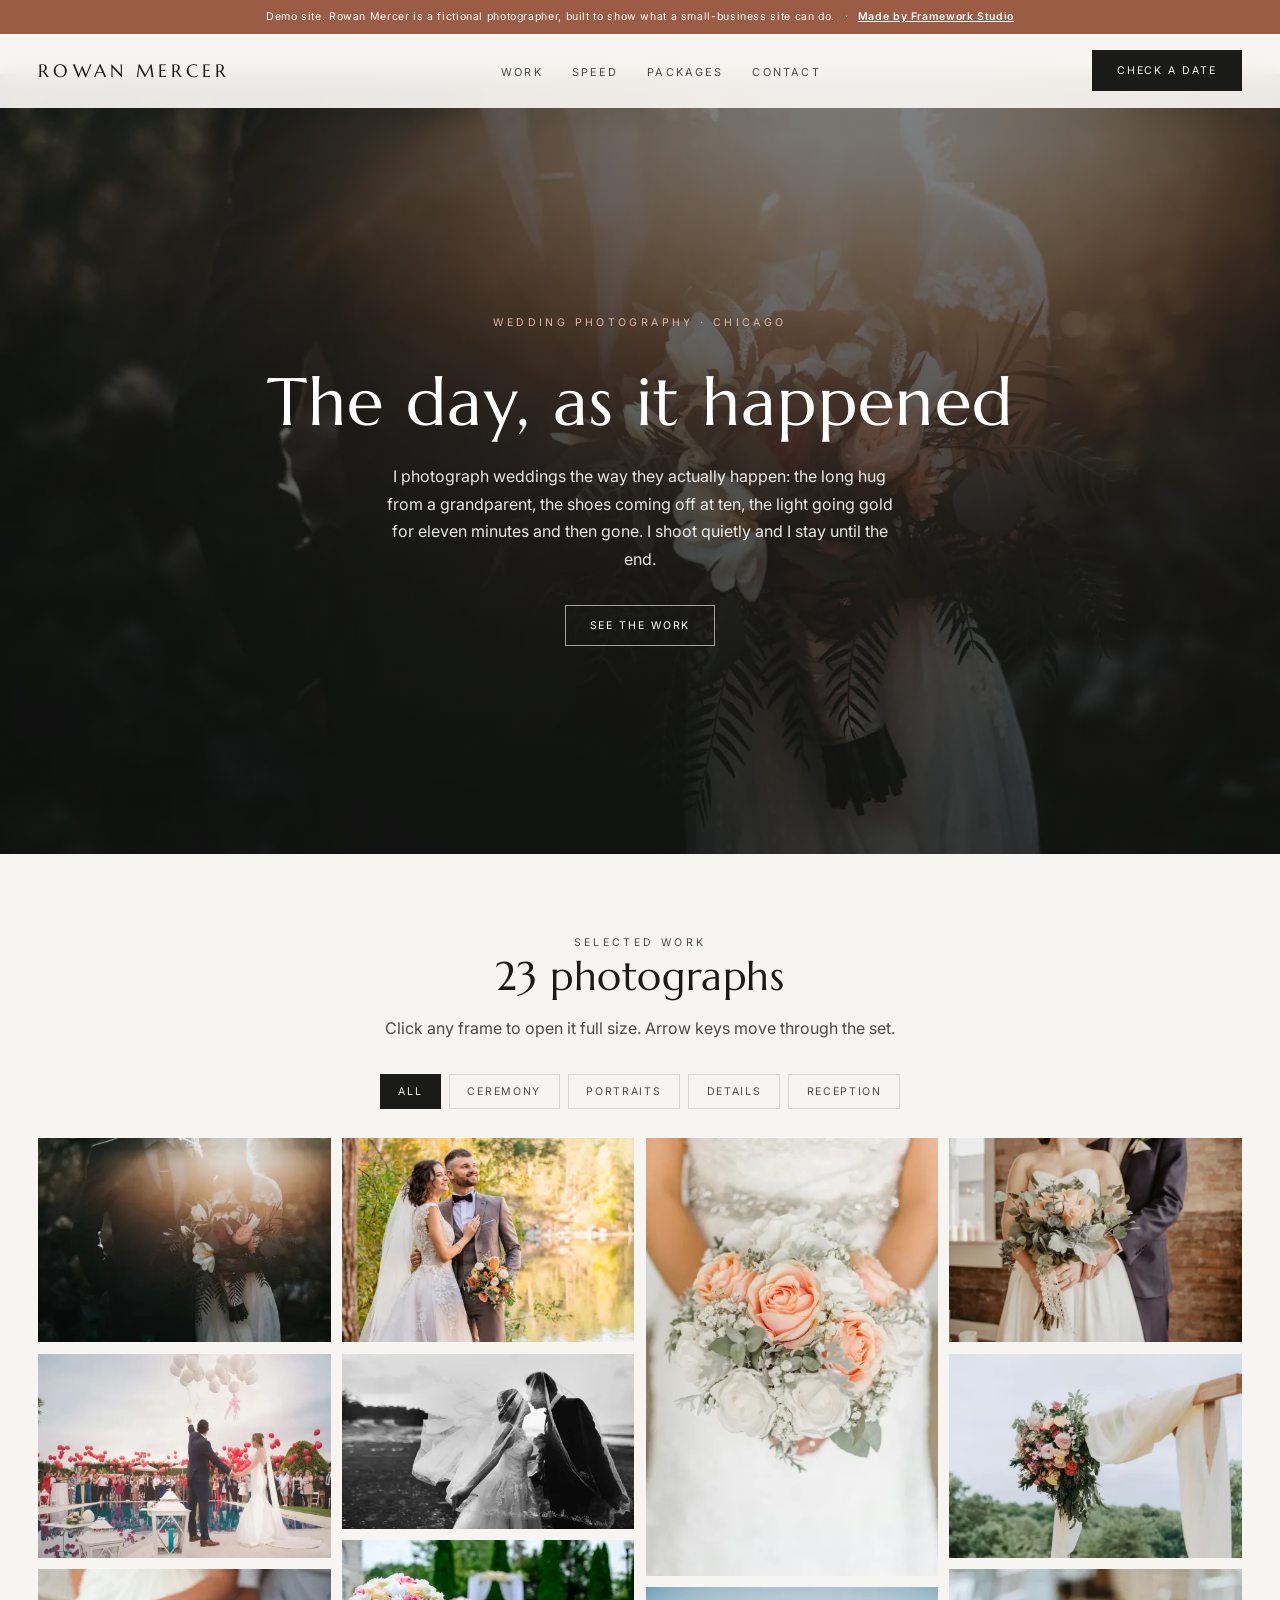
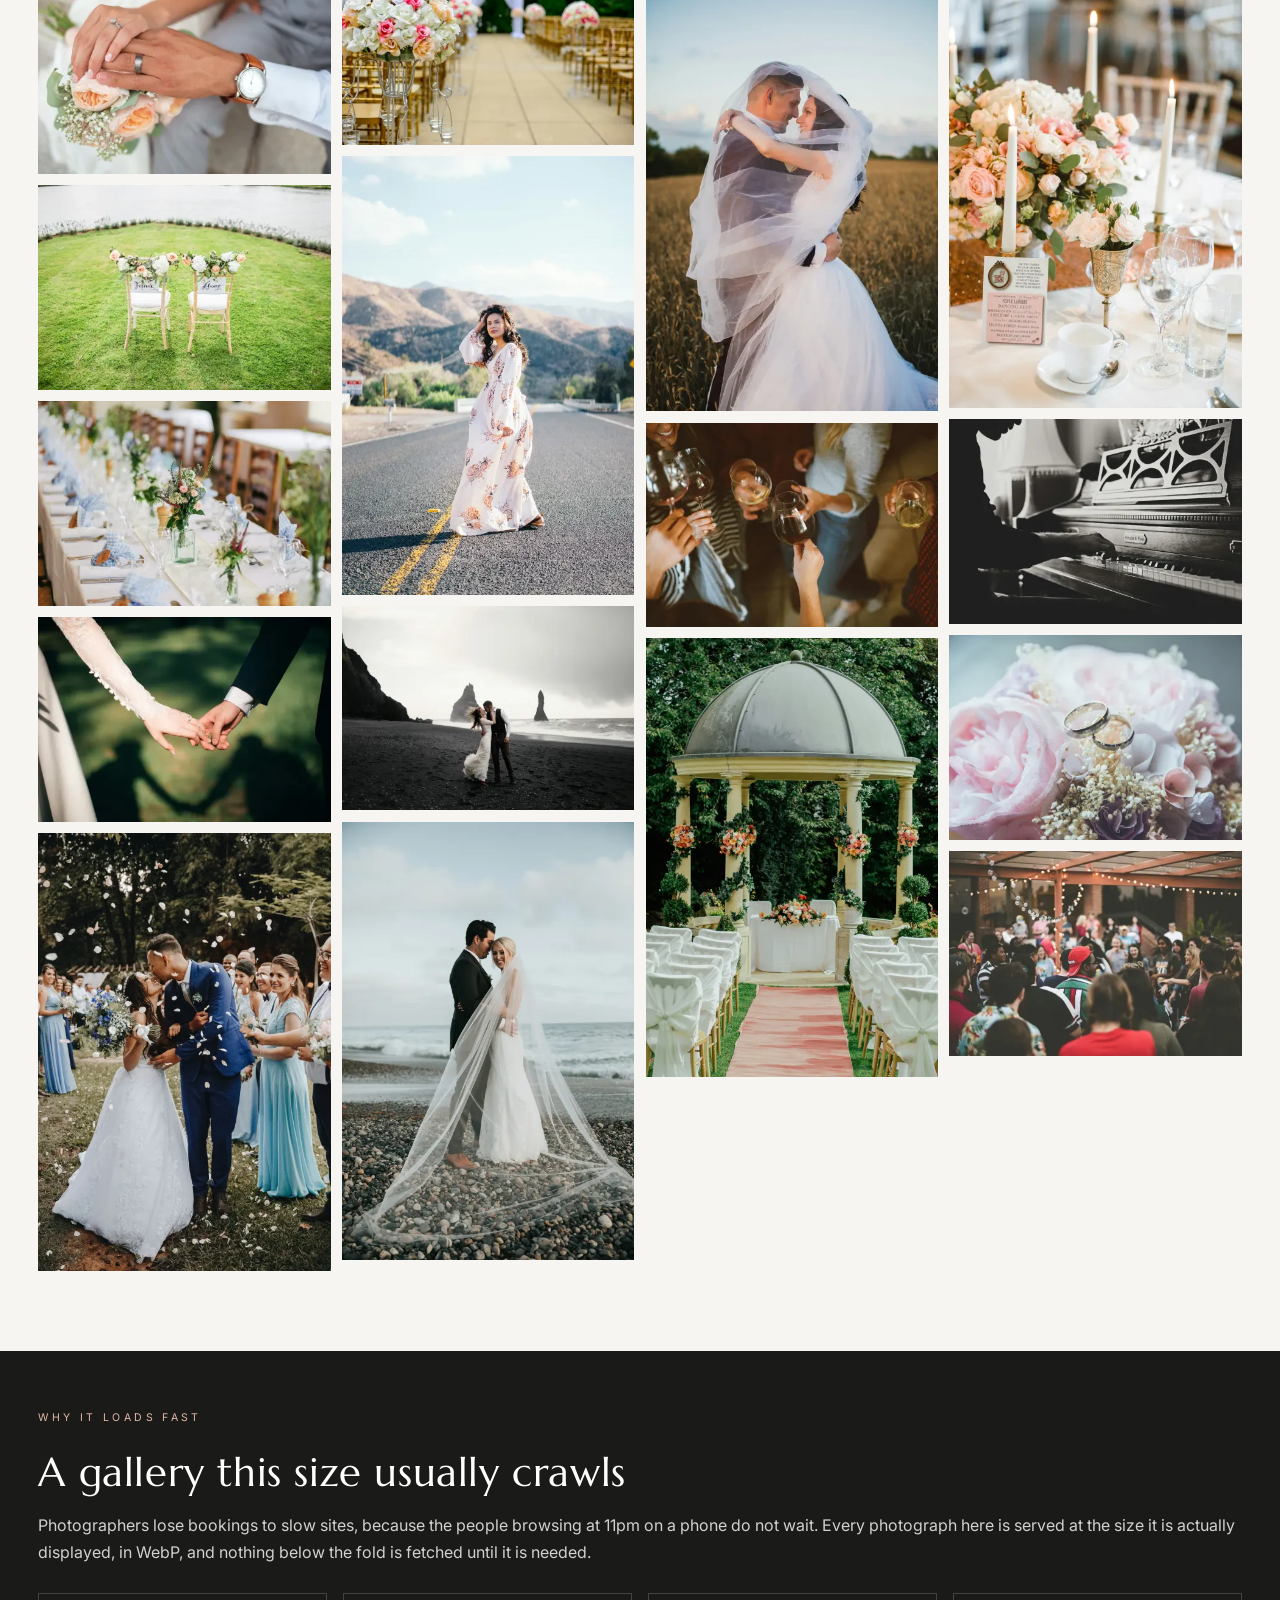
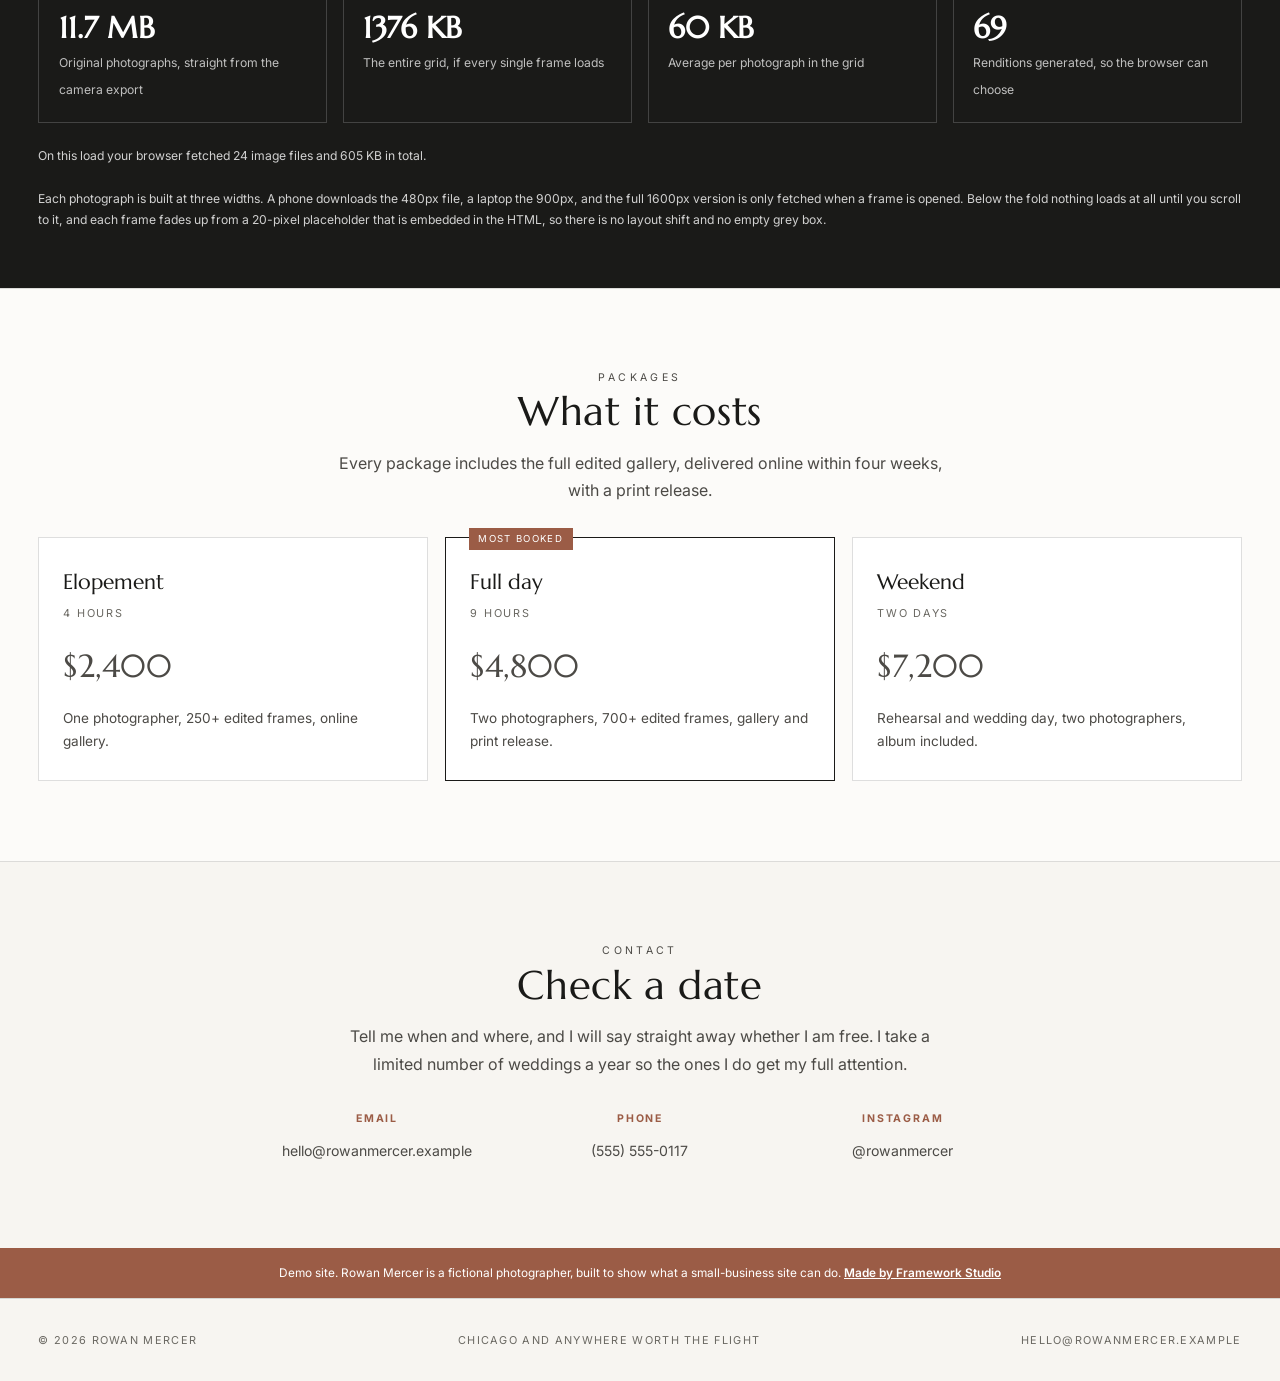
<file: index.html>
<!DOCTYPE html>
<html lang="en">
<head>
<meta charset="utf-8">
<meta name="viewport" content="width=device-width,initial-scale=1">
<title>Rowan Mercer | Wedding Photography, Chicago</title>
<meta name="description" content="I photograph weddings the way they actually happen: the long hug from a grandparent, the shoes coming off at ten, the light going gold for eleven minutes and then gone.">
<meta property="og:title" content="Rowan Mercer — Wedding Photography">
<meta property="og:description" content="I photograph weddings the way they actually happen: the long hug from a grandparent, the shoes coming off at ten, the light going gold for eleven minutes and then gone.">
<link rel="preconnect" href="https://fonts.googleapis.com">
<link rel="preconnect" href="https://fonts.gstatic.com" crossorigin>
<link href="https://fonts.googleapis.com/css2?family=Marcellus&family=Inter:wght@300;400;500&display=swap" rel="stylesheet">
<link rel="preload" as="image" href="assets/img/w1-1600.webp" imagesrcset="assets/img/w1-480.webp 480w, assets/img/w1-900.webp 900w, assets/img/w1-1600.webp 1600w" imagesizes="100vw">
<link rel="stylesheet" href="assets/css/styles.css">
<script type="application/ld+json">{"@context":"https://schema.org","@type":"ProfessionalService","name":"Rowan Mercer","description":"I photograph weddings the way they actually happen: the long hug from a grandparent, the shoes coming off at ten, the light going gold for eleven minutes and then gone. I shoot quietly and I stay until the end.","telephone":"(555) 555-0117","email":"hello@rowanmercer.example","areaServed":"Chicago"}</script>
</head>
<body>
<a class="skip" href="#work">Skip to the photographs</a>
<div class="demo-bar" role="note"><p>Demo site. Rowan Mercer is a fictional photographer, built to show what a small-business site can do.</p><span class="sep">&middot;</span>
  <a href="https://tahvia127.github.io/framework-studio/" target="_blank" rel="noopener noreferrer">Made by Framework Studio</a></div>

<header class="nav" id="nav"><div class="shell">
  <a class="logo" href="#top">Rowan Mercer</a>
  <nav aria-label="Primary"><ul>
    <li><a href="#work">Work</a></li>
    <li><a href="#speed">Speed</a></li>
    <li><a href="#packages">Packages</a></li>
    <li><a href="#contact">Contact</a></li>
  </ul></nav>
  <a class="btn fill" href="#contact">Check a date</a>
</div></header>

<header class="hero" id="top">
  <img src="assets/img/w1-1600.webp" srcset="assets/img/w1-480.webp 480w, assets/img/w1-900.webp 900w, assets/img/w1-1600.webp 1600w" sizes="100vw"
       alt="" width="1600" height="1067" fetchpriority="high">
  <div class="inner">
    <p class="eyebrow">Wedding Photography &middot; Chicago</p>
    <h1>The day, as it happened</h1>
    <p>I photograph weddings the way they actually happen: the long hug from a grandparent, the shoes coming off at ten, the light going gold for eleven minutes and then gone. I shoot quietly and I stay until the end.</p>
    <a class="btn light" href="#work">See the work</a>
  </div>
</header>

<section class="section" id="work"><div class="shell">
  <div class="head center rv">
    <p class="eyebrow">Selected work</p>
    <h2>23 photographs</h2>
    <p>Click any frame to open it full size. Arrow keys move through the set.</p>
  </div>
  <div class="filters" role="group" aria-label="Filter by collection"><button class="fbtn" type="button" data-f="" aria-pressed="true">All</button><button class="fbtn" type="button" data-f="Ceremony" aria-pressed="false">Ceremony</button><button class="fbtn" type="button" data-f="Portraits" aria-pressed="false">Portraits</button><button class="fbtn" type="button" data-f="Details" aria-pressed="false">Details</button><button class="fbtn" type="button" data-f="Reception" aria-pressed="false">Reception</button></div>
  <div class="gal">
        <button class="shot" type="button" data-i="0" data-col="Ceremony"
          aria-label="Open The first look">
          <img class="ph" src="[data-uri]" alt="" width="2000" height="1333" aria-hidden="true">
          <img class="real" alt="The first look" loading="lazy" decoding="async"
            width="2000" height="1333"
            sizes="(max-width:900px) 46vw, 22vw"
            srcset="assets/img/w1-480.webp 480w, assets/img/w1-900.webp 900w"
            src="assets/img/w1-900.webp">
          <span class="cap">The first look</span>
        </button>
        <button class="shot" type="button" data-i="1" data-col="Portraits"
          aria-label="Open Golden hour">
          <img class="ph" src="[data-uri]" alt="" width="2000" height="1335" aria-hidden="true">
          <img class="real" alt="Golden hour" loading="lazy" decoding="async"
            width="2000" height="1335"
            sizes="(max-width:900px) 46vw, 22vw"
            srcset="assets/img/w2-480.webp 480w, assets/img/w2-900.webp 900w"
            src="assets/img/w2-900.webp">
          <span class="cap">Golden hour</span>
        </button>
        <button class="shot" type="button" data-i="2" data-col="Details"
          aria-label="Open The bouquet">
          <img class="ph" src="[data-uri]" alt="" width="2000" height="1333" aria-hidden="true">
          <img class="real" alt="The bouquet" loading="lazy" decoding="async"
            width="2000" height="1333"
            sizes="(max-width:900px) 46vw, 22vw"
            srcset="assets/img/w4-480.webp 480w, assets/img/w4-900.webp 900w"
            src="assets/img/w4-900.webp">
          <span class="cap">The bouquet</span>
        </button>
        <button class="shot" type="button" data-i="3" data-col="Reception"
          aria-label="Open First dance">
          <img class="ph" src="[data-uri]" alt="" width="2000" height="1333" aria-hidden="true">
          <img class="real" alt="First dance" loading="lazy" decoding="async"
            width="2000" height="1333"
            sizes="(max-width:900px) 46vw, 22vw"
            srcset="assets/img/w5-480.webp 480w, assets/img/w5-900.webp 900w"
            src="assets/img/w5-900.webp">
          <span class="cap">First dance</span>
        </button>
        <button class="shot" type="button" data-i="4" data-col="Ceremony"
          aria-label="Open Walking out">
          <img class="ph" src="[data-uri]" alt="" width="2000" height="1333" aria-hidden="true">
          <img class="real" alt="Walking out" loading="lazy" decoding="async"
            width="2000" height="1333"
            sizes="(max-width:900px) 46vw, 22vw"
            srcset="assets/img/w6-480.webp 480w, assets/img/w6-900.webp 900w"
            src="assets/img/w6-900.webp">
          <span class="cap">Walking out</span>
        </button>
        <button class="shot" type="button" data-i="5" data-col="Portraits"
          aria-label="Open Just the two">
          <img class="ph" src="[data-uri]" alt="" width="2000" height="1333" aria-hidden="true">
          <img class="real" alt="Just the two" loading="lazy" decoding="async"
            width="2000" height="1333"
            sizes="(max-width:900px) 46vw, 22vw"
            srcset="assets/img/w7-480.webp 480w, assets/img/w7-900.webp 900w"
            src="assets/img/w7-900.webp">
          <span class="cap">Just the two</span>
        </button>
        <button class="shot" type="button" data-i="6" data-col="Details"
          aria-label="Open Table one">
          <img class="ph" src="[data-uri]" alt="" width="2000" height="3000" aria-hidden="true">
          <img class="real" alt="Table one" loading="lazy" decoding="async"
            width="2000" height="3000"
            sizes="(max-width:900px) 46vw, 22vw"
            srcset="assets/img/w8-480.webp 480w, assets/img/w8-900.webp 900w"
            src="assets/img/w8-900.webp">
          <span class="cap">Table one</span>
        </button>
        <button class="shot" type="button" data-i="7" data-col="Reception"
          aria-label="Open Toasts">
          <img class="ph" src="[data-uri]" alt="" width="2000" height="1333" aria-hidden="true">
          <img class="real" alt="Toasts" loading="lazy" decoding="async"
            width="2000" height="1333"
            sizes="(max-width:900px) 46vw, 22vw"
            srcset="assets/img/w9-480.webp 480w, assets/img/w9-900.webp 900w"
            src="assets/img/w9-900.webp">
          <span class="cap">Toasts</span>
        </button>
        <button class="shot" type="button" data-i="8" data-col="Ceremony"
          aria-label="Open Vows, unrehearsed">
          <img class="ph" src="[data-uri]" alt="" width="2000" height="1166" aria-hidden="true">
          <img class="real" alt="Vows, unrehearsed" loading="lazy" decoding="async"
            width="2000" height="1166"
            sizes="(max-width:900px) 46vw, 22vw"
            srcset="assets/img/w10-480.webp 480w, assets/img/w10-900.webp 900w"
            src="assets/img/w10-900.webp">
          <span class="cap">Vows, unrehearsed</span>
        </button>
        <button class="shot" type="button" data-i="9" data-col="Portraits"
          aria-label="Open On the road">
          <img class="ph" src="[data-uri]" alt="" width="2000" height="1335" aria-hidden="true">
          <img class="real" alt="On the road" loading="lazy" decoding="async"
            width="2000" height="1335"
            sizes="(max-width:900px) 46vw, 22vw"
            srcset="assets/img/w11-480.webp 480w, assets/img/w11-900.webp 900w"
            src="assets/img/w11-900.webp">
          <span class="cap">On the road</span>
        </button>
        <button class="shot" type="button" data-i="10" data-col="Details"
          aria-label="Open Candles down">
          <img class="ph" src="[data-uri]" alt="" width="2000" height="3000" aria-hidden="true">
          <img class="real" alt="Candles down" loading="lazy" decoding="async"
            width="2000" height="3000"
            sizes="(max-width:900px) 46vw, 22vw"
            srcset="assets/img/w12-480.webp 480w, assets/img/w12-900.webp 900w"
            src="assets/img/w12-900.webp">
          <span class="cap">Candles down</span>
        </button>
        <button class="shot" type="button" data-i="11" data-col="Reception"
          aria-label="Open The band">
          <img class="ph" src="[data-uri]" alt="" width="2000" height="1333" aria-hidden="true">
          <img class="real" alt="The band" loading="lazy" decoding="async"
            width="2000" height="1333"
            sizes="(max-width:900px) 46vw, 22vw"
            srcset="assets/img/w14-480.webp 480w, assets/img/w14-900.webp 900w"
            src="assets/img/w14-900.webp">
          <span class="cap">The band</span>
        </button>
        <button class="shot" type="button" data-i="12" data-col="Ceremony"
          aria-label="Open Confetti">
          <img class="ph" src="[data-uri]" alt="" width="2000" height="3000" aria-hidden="true">
          <img class="real" alt="Confetti" loading="lazy" decoding="async"
            width="2000" height="3000"
            sizes="(max-width:900px) 46vw, 22vw"
            srcset="assets/img/w15-480.webp 480w, assets/img/w15-900.webp 900w"
            src="assets/img/w15-900.webp">
          <span class="cap">Confetti</span>
        </button>
        <button class="shot" type="button" data-i="13" data-col="Portraits"
          aria-label="Open The black sand">
          <img class="ph" src="[data-uri]" alt="" width="2000" height="3000" aria-hidden="true">
          <img class="real" alt="The black sand" loading="lazy" decoding="async"
            width="2000" height="3000"
            sizes="(max-width:900px) 46vw, 22vw"
            srcset="assets/img/w16-480.webp 480w, assets/img/w16-900.webp 900w"
            src="assets/img/w16-900.webp">
          <span class="cap">The black sand</span>
        </button>
        <button class="shot" type="button" data-i="14" data-col="Details"
          aria-label="Open Stems">
          <img class="ph" src="[data-uri]" alt="" width="2000" height="2818" aria-hidden="true">
          <img class="real" alt="Stems" loading="lazy" decoding="async"
            width="2000" height="2818"
            sizes="(max-width:900px) 46vw, 22vw"
            srcset="assets/img/w20-480.webp 480w, assets/img/w20-900.webp 900w"
            src="assets/img/w20-900.webp">
          <span class="cap">Stems</span>
        </button>
        <button class="shot" type="button" data-i="15" data-col="Reception"
          aria-label="Open Late night">
          <img class="ph" src="[data-uri]" alt="" width="2000" height="1333" aria-hidden="true">
          <img class="real" alt="Late night" loading="lazy" decoding="async"
            width="2000" height="1333"
            sizes="(max-width:900px) 46vw, 22vw"
            srcset="assets/img/w22-480.webp 480w, assets/img/w22-900.webp 900w"
            src="assets/img/w22-900.webp">
          <span class="cap">Late night</span>
        </button>
        <button class="shot" type="button" data-i="16" data-col="Ceremony"
          aria-label="Open The aisle">
          <img class="ph" src="[data-uri]" alt="" width="2000" height="3000" aria-hidden="true">
          <img class="real" alt="The aisle" loading="lazy" decoding="async"
            width="2000" height="3000"
            sizes="(max-width:900px) 46vw, 22vw"
            srcset="assets/img/w23-480.webp 480w, assets/img/w23-900.webp 900w"
            src="assets/img/w23-900.webp">
          <span class="cap">The aisle</span>
        </button>
        <button class="shot" type="button" data-i="17" data-col="Portraits"
          aria-label="Open Veil and wind">
          <img class="ph" src="[data-uri]" alt="" width="2000" height="1335" aria-hidden="true">
          <img class="real" alt="Veil and wind" loading="lazy" decoding="async"
            width="2000" height="1335"
            sizes="(max-width:900px) 46vw, 22vw"
            srcset="assets/img/w24-480.webp 480w, assets/img/w24-900.webp 900w"
            src="assets/img/w24-900.webp">
          <span class="cap">Veil and wind</span>
        </button>
        <button class="shot" type="button" data-i="18" data-col="Details"
          aria-label="Open Something borrowed">
          <img class="ph" src="[data-uri]" alt="" width="2000" height="1335" aria-hidden="true">
          <img class="real" alt="Something borrowed" loading="lazy" decoding="async"
            width="2000" height="1335"
            sizes="(max-width:900px) 46vw, 22vw"
            srcset="assets/img/w25-480.webp 480w, assets/img/w25-900.webp 900w"
            src="assets/img/w25-900.webp">
          <span class="cap">Something borrowed</span>
        </button>
        <button class="shot" type="button" data-i="19" data-col="Reception"
          aria-label="Open Last song">
          <img class="ph" src="[data-uri]" alt="" width="2000" height="3000" aria-hidden="true">
          <img class="real" alt="Last song" loading="lazy" decoding="async"
            width="2000" height="3000"
            sizes="(max-width:900px) 46vw, 22vw"
            srcset="assets/img/w26-480.webp 480w, assets/img/w26-900.webp 900w"
            src="assets/img/w26-900.webp">
          <span class="cap">Last song</span>
        </button>
        <button class="shot" type="button" data-i="20" data-col="Ceremony"
          aria-label="Open Rings">
          <img class="ph" src="[data-uri]" alt="" width="2000" height="1335" aria-hidden="true">
          <img class="real" alt="Rings" loading="lazy" decoding="async"
            width="2000" height="1335"
            sizes="(max-width:900px) 46vw, 22vw"
            srcset="assets/img/w28-480.webp 480w, assets/img/w28-900.webp 900w"
            src="assets/img/w28-900.webp">
          <span class="cap">Rings</span>
        </button>
        <button class="shot" type="button" data-i="21" data-col="Portraits"
          aria-label="Open Field light">
          <img class="ph" src="[data-uri]" alt="" width="2000" height="1333" aria-hidden="true">
          <img class="real" alt="Field light" loading="lazy" decoding="async"
            width="2000" height="1333"
            sizes="(max-width:900px) 46vw, 22vw"
            srcset="assets/img/w29-480.webp 480w, assets/img/w29-900.webp 900w"
            src="assets/img/w29-900.webp">
          <span class="cap">Field light</span>
        </button>
        <button class="shot" type="button" data-i="22" data-col="Details"
          aria-label="Open The setting">
          <img class="ph" src="[data-uri]" alt="" width="2000" height="1335" aria-hidden="true">
          <img class="real" alt="The setting" loading="lazy" decoding="async"
            width="2000" height="1335"
            sizes="(max-width:900px) 46vw, 22vw"
            srcset="assets/img/w30-480.webp 480w, assets/img/w30-900.webp 900w"
            src="assets/img/w30-900.webp">
          <span class="cap">The setting</span>
        </button></div>
</div></section>

<section class="perf" id="speed"><div class="shell">
  <p class="eyebrow">Why it loads fast</p>
  <h2>A gallery this size usually crawls</h2>
  <p>Photographers lose bookings to slow sites, because the people browsing at 11pm on a phone do not wait. Every photograph here is served at the size it is actually displayed, in WebP, and nothing below the fold is fetched until it is needed.</p>
  <div class="pgrid">
    <div class="pcell"><b>11.7 MB</b><span>Original photographs, straight from the camera export</span></div>
    <div class="pcell"><b>1376 KB</b><span>The entire grid, if every single frame loads</span></div>
    <div class="pcell"><b>60 KB</b><span>Average per photograph in the grid</span></div>
    <div class="pcell"><b>69</b><span>Renditions generated, so the browser can choose</span></div>
  </div>
  <p class="pnote" id="measured">Measuring this page load&hellip;</p>
  <p class="pnote">Each photograph is built at three widths. A phone downloads the 480px file, a laptop the 900px, and the full 1600px version is only fetched when a frame is opened. Below the fold nothing loads at all until you scroll to it, and each frame fades up from a 20-pixel placeholder that is embedded in the HTML, so there is no layout shift and no empty grey box.</p>
</div></section>

<section class="section section-alt" id="packages"><div class="shell">
  <div class="head center rv"><p class="eyebrow">Packages</p><h2>What it costs</h2>
    <p>Every package includes the full edited gallery, delivered online within four weeks, with a print release.</p></div>
  <div class="pks">
      <article class="pk rv">
        
        <h3>Elopement</h3><p class="hrs">4 hours</p>
        <p class="pr">$2,400</p>
        <p>One photographer, 250+ edited frames, online gallery.</p>
      </article>
      <article class="pk rv f">
        <span class="flag">Most booked</span>
        <h3>Full day</h3><p class="hrs">9 hours</p>
        <p class="pr">$4,800</p>
        <p>Two photographers, 700+ edited frames, gallery and print release.</p>
      </article>
      <article class="pk rv">
        
        <h3>Weekend</h3><p class="hrs">Two days</p>
        <p class="pr">$7,200</p>
        <p>Rehearsal and wedding day, two photographers, album included.</p>
      </article></div>
</div></section>

<section class="section" id="contact"><div class="narrow">
  <div class="head center rv"><p class="eyebrow">Contact</p><h2>Check a date</h2>
    <p>Tell me when and where, and I will say straight away whether I am free. I take a limited number of weddings a year so the ones I do get my full attention.</p></div>
  <div class="info rv" style="text-align:center">
    <div><h4>Email</h4><p><a href="mailto:hello@rowanmercer.example">hello@rowanmercer.example</a></p></div>
    <div><h4>Phone</h4><p><a href="tel:5555550117">(555) 555-0117</a></p></div>
    <div><h4>Instagram</h4><p>@rowanmercer</p></div>
  </div>
</div></section>

<div class="lb" id="lb" role="dialog" aria-modal="true" aria-label="Photograph viewer" aria-hidden="true">
  <button class="x" id="lbClose" aria-label="Close">&times;</button>
  <button class="prev" id="lbPrev" aria-label="Previous photograph">&#8249;</button>
  <img id="lbImg" alt="">
  <button class="next" id="lbNext" aria-label="Next photograph">&#8250;</button>
  <p class="meta" id="lbMeta"></p>
</div>

<div class="demo-foot">Demo site. Rowan Mercer is a fictional photographer, built to show what a small-business site can do.
  <a href="https://tahvia127.github.io/framework-studio/" target="_blank" rel="noopener noreferrer">Made by Framework Studio</a></div>
<footer><div class="shell">
  <span>&copy; <span id="yr">2026</span> Rowan Mercer</span>
  <span>Chicago and anywhere worth the flight</span>
  <span><a href="mailto:hello@rowanmercer.example">hello@rowanmercer.example</a></span>
</div></footer>
<script>
var PHOTOS = [{"c":"The first look","col":"Ceremony","full":"assets/img/w1-1600.webp"},{"c":"Golden hour","col":"Portraits","full":"assets/img/w2-1600.webp"},{"c":"The bouquet","col":"Details","full":"assets/img/w4-1600.webp"},{"c":"First dance","col":"Reception","full":"assets/img/w5-1600.webp"},{"c":"Walking out","col":"Ceremony","full":"assets/img/w6-1600.webp"},{"c":"Just the two","col":"Portraits","full":"assets/img/w7-1600.webp"},{"c":"Table one","col":"Details","full":"assets/img/w8-1600.webp"},{"c":"Toasts","col":"Reception","full":"assets/img/w9-1600.webp"},{"c":"Vows, unrehearsed","col":"Ceremony","full":"assets/img/w10-1600.webp"},{"c":"On the road","col":"Portraits","full":"assets/img/w11-1600.webp"},{"c":"Candles down","col":"Details","full":"assets/img/w12-1600.webp"},{"c":"The band","col":"Reception","full":"assets/img/w14-1600.webp"},{"c":"Confetti","col":"Ceremony","full":"assets/img/w15-1600.webp"},{"c":"The black sand","col":"Portraits","full":"assets/img/w16-1600.webp"},{"c":"Stems","col":"Details","full":"assets/img/w20-1600.webp"},{"c":"Late night","col":"Reception","full":"assets/img/w22-1600.webp"},{"c":"The aisle","col":"Ceremony","full":"assets/img/w23-1600.webp"},{"c":"Veil and wind","col":"Portraits","full":"assets/img/w24-1600.webp"},{"c":"Something borrowed","col":"Details","full":"assets/img/w25-1600.webp"},{"c":"Last song","col":"Reception","full":"assets/img/w26-1600.webp"},{"c":"Rings","col":"Ceremony","full":"assets/img/w28-1600.webp"},{"c":"Field light","col":"Portraits","full":"assets/img/w29-1600.webp"},{"c":"The setting","col":"Details","full":"assets/img/w30-1600.webp"}];
document.getElementById('yr').textContent=new Date().getFullYear();
var nav=document.getElementById('nav');
addEventListener('scroll',function(){nav.classList.toggle('stuck',scrollY>12)},{passive:true});
if('IntersectionObserver' in window && !matchMedia('(prefers-reduced-motion: reduce)').matches){
  var io=new IntersectionObserver(function(es){es.forEach(function(e){
    if(e.isIntersecting){e.target.classList.add('in');io.unobserve(e.target)}})},{threshold:.05});
  document.querySelectorAll('.rv').forEach(function(el){io.observe(el)});
}else{document.querySelectorAll('.rv').forEach(function(el){el.classList.add('in')})}

/* fade each photo in over its blurred placeholder */
document.querySelectorAll('.shot img.real').forEach(function(img){
  if(img.complete && img.naturalWidth) img.classList.add('loaded');
  else img.addEventListener('load',function(){ img.classList.add('loaded') });
});

/* collection filter */
var shots=[].slice.call(document.querySelectorAll('.shot')), fbtns=document.querySelectorAll('.fbtn');
fbtns.forEach(function(b){ b.addEventListener('click',function(){
  fbtns.forEach(function(o){o.setAttribute('aria-pressed',String(o===b))});
  var f=b.dataset.f;
  shots.forEach(function(s){ s.hidden = !!f && s.dataset.col!==f });
})});

/* lightbox */
var lb=document.getElementById('lb'), lbImg=document.getElementById('lbImg'),
    lbMeta=document.getElementById('lbMeta'), cur=0, lastFocus=null;
function visible(){ return shots.filter(function(s){return !s.hidden}) }
function show(i){
  var list=visible(); if(!list.length) return;
  cur=(i+list.length)%list.length;
  var idx=+list[cur].dataset.i, p=PHOTOS[idx];
  lbImg.src=p.full; lbImg.alt=p.c;
  lbMeta.textContent=p.c+' \u00b7 '+p.col+' \u00b7 '+(cur+1)+' of '+list.length;
  var nxt=PHOTOS[+list[(cur+1)%list.length].dataset.i]; if(nxt){ new Image().src=nxt.full }
}
function open(i){ lastFocus=document.activeElement; lb.classList.add('open');
  lb.setAttribute('aria-hidden','false'); show(i); document.getElementById('lbClose').focus();
  document.body.style.overflow='hidden' }
function close(){ lb.classList.remove('open'); lb.setAttribute('aria-hidden','true');
  document.body.style.overflow=''; if(lastFocus) lastFocus.focus() }
shots.forEach(function(s){ s.addEventListener('click',function(){ open(visible().indexOf(s)) }) });
document.getElementById('lbClose').addEventListener('click',close);
document.getElementById('lbPrev').addEventListener('click',function(){show(cur-1)});
document.getElementById('lbNext').addEventListener('click',function(){show(cur+1)});
lb.addEventListener('click',function(e){ if(e.target===lb) close() });
addEventListener('keydown',function(e){
  if(!lb.classList.contains('open')) return;
  if(e.key==='Escape') close();
  if(e.key==='ArrowRight') show(cur+1);
  if(e.key==='ArrowLeft') show(cur-1);
});

/* measured, not claimed */
addEventListener('load',function(){
  setTimeout(function(){
    var r=performance.getEntriesByType('resource');
    var imgs=r.filter(function(e){return /\.webp$/.test(e.name)});
    var bytes=r.reduce(function(n,e){return n+(e.transferSize||0)},0);
    var el=document.getElementById('measured');
    if(el) el.textContent='On this load your browser fetched '+imgs.length+
      ' image files and '+Math.round(bytes/1024)+' KB in total.';
  },900);
});
</script>
</body>
</html>
</file>
<file: assets/css/styles.css>
/* ============================================================
   Rowan Mercer — wedding photography
   ============================================================ */
:root{
  --paper:#F7F5F1;--paper-2:#FCFBF9;--card:#FFFFFF;
  --ink:#1A1A18;--soft:#4C4A46;--faint:#6A6862;
  --clay:#9B5C46;--clay-lt:#C08268;
  --line:rgba(26,26,24,.14);--line-lt:rgba(247,245,241,.22);
  --f-d:'Marcellus',Georgia,serif;
  --f-b:'Inter',-apple-system,BlinkMacSystemFont,'Segoe UI',sans-serif;
  --shell:min(1340px,94vw);--e:cubic-bezier(.22,.61,.36,1);--bar:34px;
}
*,*::before,*::after{box-sizing:border-box}
html{scroll-behavior:smooth;-webkit-text-size-adjust:100%}
@media (prefers-reduced-motion:reduce){html{scroll-behavior:auto}
  *,*::before,*::after{animation:none!important;transition:none!important}}
body{margin:0;background:var(--paper);color:var(--ink);font-family:var(--f-b);
  font-size:clamp(.93rem,.9rem + .15vw,1rem);line-height:1.72;-webkit-font-smoothing:antialiased;overflow-x:hidden}
img{max-width:100%;display:block}
a{color:inherit;text-decoration:none}
button{font:inherit;cursor:pointer}
:focus-visible{outline:2.5px solid var(--clay);outline-offset:3px;border-radius:2px}
.shell{width:var(--shell);margin-inline:auto}
.narrow{width:min(760px,92vw);margin-inline:auto}
.skip{position:absolute;left:-9999px}
.skip:focus{left:1rem;top:1rem;z-index:600;background:var(--ink);color:#fff;padding:.7rem 1.1rem}

.demo-bar{position:fixed;top:0;left:0;right:0;z-index:400;height:var(--bar);display:flex;align-items:center;
  justify-content:center;gap:.6rem;background:var(--clay);color:#fff;font-size:.66rem;letter-spacing:.06em;padding:0 1rem}
.demo-bar p{margin:0;overflow:hidden;text-overflow:ellipsis;white-space:nowrap}
.demo-bar a{text-decoration:underline;white-space:nowrap;font-weight:600}
.demo-foot{background:var(--clay);color:#fff;text-align:center;padding:.9rem 1rem;font-size:.74rem}
.demo-foot a{text-decoration:underline;font-weight:600}

/* nav */
.nav{position:sticky;top:var(--bar);z-index:300;padding:1rem 0;background:color-mix(in srgb,var(--paper) 94%,transparent);
  backdrop-filter:blur(10px);border-bottom:1px solid transparent;transition:border-color .3s}
.nav.stuck{border-bottom-color:var(--line)}
.nav .shell{display:flex;align-items:center;justify-content:space-between;gap:1rem;flex-wrap:wrap}
.logo{font-family:var(--f-d);font-size:1.15rem;letter-spacing:.22em;text-transform:uppercase}
.nav ul{display:flex;gap:1.8rem;list-style:none;margin:0;padding:0;align-items:center}
.nav ul a{font-size:.68rem;letter-spacing:.2em;text-transform:uppercase;color:var(--soft);position:relative;padding-bottom:3px}
.nav ul a::after{content:'';position:absolute;left:0;bottom:0;width:100%;height:1px;background:var(--clay);
  transform:scaleX(0);transform-origin:right;transition:transform .4s var(--e)}
.nav ul a:hover{color:var(--ink)}.nav ul a:hover::after{transform:scaleX(1);transform-origin:left}
.btn{display:inline-block;padding:.66rem 1.5rem;font-size:.66rem;letter-spacing:.18em;text-transform:uppercase;
  border:1px solid var(--ink);color:var(--ink);background:transparent;transition:all .3s var(--e)}
.btn:hover{background:var(--ink);color:var(--paper)}
.btn.fill{background:var(--ink);color:var(--paper)}
.btn.fill:hover{background:var(--clay);border-color:var(--clay)}
.btn.light{border-color:rgba(255,255,255,.6);color:#fff}
.btn.light:hover{background:#fff;color:var(--ink)}

/* hero */
.hero{position:relative;min-height:min(88vh,780px);display:grid;place-items:center;text-align:center;overflow:hidden;background:var(--ink)}
.hero>img{position:absolute;inset:0;width:100%;height:100%;object-fit:cover;opacity:.78}
.hero::after{content:'';position:absolute;inset:0;background:linear-gradient(180deg,rgba(20,20,18,.34),rgba(20,20,18,.6))}
.hero .inner{position:relative;z-index:2;color:#fff;padding:6rem 1.5rem 4rem}
.eyebrow{font-size:.66rem;letter-spacing:.32em;text-transform:uppercase;color:var(--clay);margin:0 0 1.3rem}
.hero .eyebrow{color:#E4B7A4}
h1{font-family:var(--f-d);font-weight:400;font-size:clamp(2.1rem,5.6vw,4.2rem);line-height:1.14;
  letter-spacing:.02em;margin:0 0 1.4rem}
.hero p{max-width:52ch;margin:0 auto 2rem;color:rgba(255,255,255,.9)}

.section{padding:clamp(3rem,6.5vw,5rem) 0}
.section-alt{background:var(--paper-2);border-block:1px solid var(--line)}
h2{font-family:var(--f-d);font-weight:400;font-size:clamp(1.7rem,3.6vw,2.5rem);line-height:1.2;
  letter-spacing:.015em;margin:0 0 .9rem}
.head{max-width:62ch;margin-bottom:2rem}
.head.center{text-align:center;margin-inline:auto}
.head p{color:var(--soft);margin:0}

/* filters */
.filters{display:flex;gap:.5rem;flex-wrap:wrap;justify-content:center;margin-bottom:1.8rem}
.fbtn{border:1px solid var(--line);background:transparent;padding:.45rem 1.1rem;font-size:.66rem;
  letter-spacing:.16em;text-transform:uppercase;color:var(--soft);transition:all .25s}
.fbtn:hover{border-color:var(--ink);color:var(--ink)}
.fbtn[aria-pressed="true"]{background:var(--ink);border-color:var(--ink);color:var(--paper)}

/* gallery */
.gal{columns:4 240px;column-gap:.7rem}
@media(max-width:900px){.gal{columns:2 160px}}
.shot{break-inside:avoid;margin:0 0 .7rem;position:relative;display:block;width:100%;
  border:0;padding:0;background:var(--paper-2);overflow:hidden;cursor:zoom-in}
.shot[hidden]{display:none}
.shot .ph{display:block;width:100%;height:auto;filter:blur(14px);transform:scale(1.06);
  transition:opacity .6s var(--e)}
.shot img.real{position:absolute;inset:0;width:100%;height:100%;object-fit:cover;
  opacity:0;transition:opacity .7s var(--e)}
.shot img.real.loaded{opacity:1}
.shot .cap{position:absolute;left:0;right:0;bottom:0;padding:1.4rem .9rem .8rem;color:#fff;
  font-size:.72rem;letter-spacing:.14em;text-transform:uppercase;opacity:0;transition:opacity .35s;
  background:linear-gradient(180deg,transparent,rgba(20,20,18,.72))}
.shot:hover .cap,.shot:focus-visible .cap{opacity:1}

/* lightbox */
.lb{position:fixed;inset:0;z-index:700;background:rgba(16,16,15,.96);display:none;
  align-items:center;justify-content:center}
.lb.open{display:flex}
.lb img{max-width:94vw;max-height:84vh;object-fit:contain}
.lb .meta{position:absolute;left:0;right:0;bottom:1.2rem;text-align:center;color:rgba(255,255,255,.82);
  font-size:.72rem;letter-spacing:.16em;text-transform:uppercase}
.lb button{position:absolute;background:rgba(255,255,255,.1);border:1px solid rgba(255,255,255,.28);
  color:#fff;width:44px;height:44px;font-size:1.2rem;line-height:1;transition:background .25s}
.lb button:hover{background:rgba(255,255,255,.24)}
.lb .x{top:1.1rem;right:1.1rem}
.lb .prev{left:1.1rem;top:50%;transform:translateY(-50%)}
.lb .next{right:1.1rem;top:50%;transform:translateY(-50%)}

/* perf panel */
.perf{background:var(--ink);color:#fff}
.perf .shell{padding:clamp(2.4rem,5vw,3.6rem) 0}
.perf h2{color:#fff}
.perf p{color:rgba(255,255,255,.8)}
.perf .eyebrow{color:#E4B7A4}
.pgrid{display:grid;gap:1rem;grid-template-columns:repeat(auto-fit,minmax(180px,1fr));margin-top:1.6rem}
.pcell{border:1px solid rgba(255,255,255,.18);padding:1.2rem}
.pcell b{display:block;font-family:var(--f-d);font-size:1.9rem;line-height:1;margin-bottom:.3rem}
.pcell span{font-size:.76rem;color:rgba(255,255,255,.72)}
.pnote{font-size:.76rem;color:rgba(255,255,255,.6);margin:1.4rem 0 0}

/* packages */
.pks{display:grid;gap:1.1rem;grid-template-columns:repeat(auto-fit,minmax(230px,1fr))}
.pk{background:var(--card);border:1px solid var(--line);padding:1.7rem 1.5rem;position:relative}
.pk.f{border-color:var(--ink)}
.pk .flag{position:absolute;top:-10px;left:1.4rem;background:var(--clay);color:#fff;padding:.18rem .6rem;
  font-size:.6rem;letter-spacing:.14em;text-transform:uppercase}
.pk h3{font-family:var(--f-d);font-weight:400;font-size:1.3rem;margin:0 0 .2rem}
.pk .hrs{font-size:.68rem;letter-spacing:.16em;text-transform:uppercase;color:var(--faint);margin:0 0 1rem}
.pk .pr{font-family:var(--f-d);font-size:2rem;margin:0 0 .8rem}
.pk p{margin:0;font-size:.85rem;color:var(--soft)}

.info{display:grid;gap:1.8rem;grid-template-columns:repeat(auto-fit,minmax(200px,1fr))}
.info h4{font-size:.66rem;letter-spacing:.18em;text-transform:uppercase;color:var(--clay);margin:0 0 .7rem}
.info p{font-size:.88rem;color:var(--soft);margin:0 0 .3rem}

footer{border-top:1px solid var(--line);padding:2rem 0;font-size:.68rem;letter-spacing:.12em;color:var(--faint)}
footer .shell{display:flex;justify-content:space-between;gap:1rem;flex-wrap:wrap;text-transform:uppercase}
footer a:hover{color:var(--clay)}

.rv{opacity:0;transform:translateY(20px);transition:opacity .8s var(--e),transform .8s var(--e)}
.rv.in{opacity:1;transform:none}
@media (prefers-reduced-motion:reduce){.rv{opacity:1;transform:none}.shot img.real{opacity:1}}

@media(max-width:820px){
  .nav nav{order:3;width:100%}
  .nav ul{gap:1.2rem;justify-content:center;width:100%;border-top:1px solid var(--line);padding-top:.5rem}
  .nav ul a{font-size:.6rem;letter-spacing:.14em}
}
@media(max-width:640px){:root{--bar:30px}.demo-bar{font-size:.56rem}.demo-bar a,.demo-bar .sep{display:none}}
</file>
